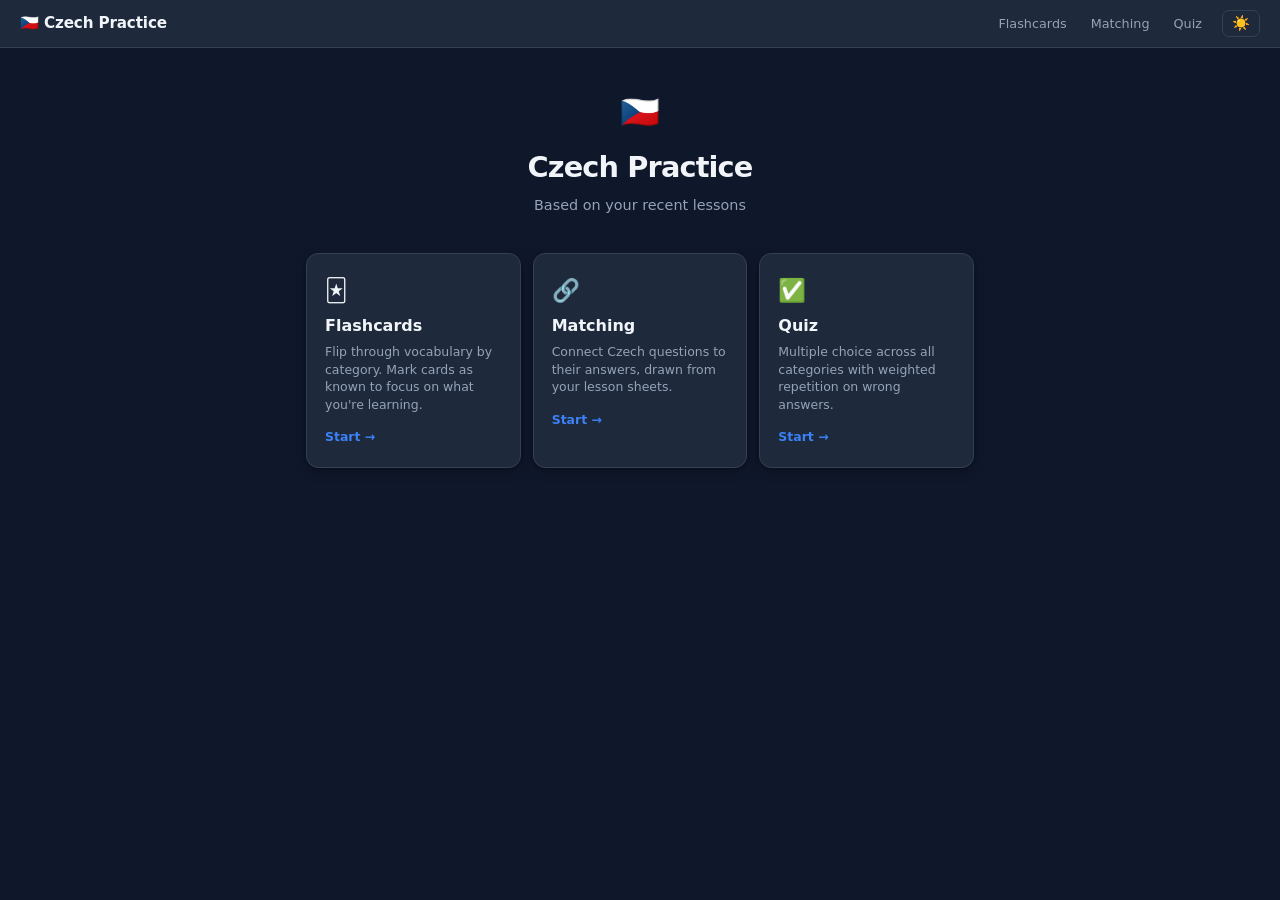
<file: index.html>
<!DOCTYPE html>
<html lang="en" data-theme="dark">
<head>
<meta charset="UTF-8">
<meta name="viewport" content="width=device-width, initial-scale=1.0">
<meta name="theme-color" content="#1e293b">
<link rel="manifest" href="manifest.json">
<link rel="stylesheet" href="style.css">
<title>Czech Practice</title>
<style>
.home-wrap {
  max-width: 700px;
  margin: 0 auto;
  padding: 40px 16px 24px;
}
.home-header {
  text-align: center;
  margin-bottom: 36px;
}
.home-header .flag { font-size: 2rem; margin-bottom: 10px; }
.home-header h1 {
  font-size: 1.8rem;
  font-weight: 800;
  letter-spacing: -0.03em;
  margin-bottom: 6px;
}
.home-header p { color: var(--text-muted); font-size: 0.9rem; }

.activity-grid {
  display: grid;
  grid-template-columns: repeat(auto-fit, minmax(180px, 1fr));
  gap: 12px;
}
.activity-card {
  background: var(--surface);
  border: 1px solid var(--border);
  border-radius: var(--radius);
  padding: 20px 18px;
  text-decoration: none;
  color: var(--text);
  box-shadow: var(--shadow);
  transition: all 0.2s;
  display: flex;
  flex-direction: column;
  gap: 5px;
}
.activity-card:hover {
  transform: translateY(-2px);
  box-shadow: 0 6px 20px rgba(0,0,0,0.15);
  border-color: var(--accent);
}
.activity-card .icon { font-size: 1.4rem; margin-bottom: 2px; }
.activity-card h2 { font-size: 1rem; font-weight: 700; }
.activity-card p { font-size: 0.78rem; color: var(--text-muted); line-height: 1.4; }
.activity-card .arrow { margin-top: 10px; font-size: 0.78rem; color: var(--accent); font-weight: 600; }
</style>
</head>
<body>
<nav>
  <a href="index.html" class="logo">🇨🇿 Czech Practice</a>
  <a href="flashcards.html" class="nav-link">Flashcards</a>
  <a href="matching.html" class="nav-link">Matching</a>
  <a href="quiz.html" class="nav-link">Quiz</a>
  <button class="theme-btn" id="theme-btn" onclick="toggleTheme()">☀️</button>
</nav>

<div class="home-wrap">
  <div class="home-header">
    <div class="flag">🇨🇿</div>
    <h1>Czech Practice</h1>
    <p>Based on your recent lessons</p>
  </div>
  <div class="activity-grid">
    <a href="flashcards.html" class="activity-card">
      <span class="icon">🃏</span>
      <h2>Flashcards</h2>
      <p>Flip through vocabulary by category. Mark cards as known to focus on what you're learning.</p>
      <span class="arrow">Start →</span>
    </a>
    <a href="matching.html" class="activity-card">
      <span class="icon">🔗</span>
      <h2>Matching</h2>
      <p>Connect Czech questions to their answers, drawn from your lesson sheets.</p>
      <span class="arrow">Start →</span>
    </a>
    <a href="quiz.html" class="activity-card">
      <span class="icon">✅</span>
      <h2>Quiz</h2>
      <p>Multiple choice across all categories with weighted repetition on wrong answers.</p>
      <span class="arrow">Start →</span>
    </a>
  </div>
</div>

<script>
(function() {
  const saved = localStorage.getItem('theme') || 'dark';
  document.documentElement.dataset.theme = saved;
  document.getElementById('theme-btn').textContent = saved === 'dark' ? '☀️' : '🌙';
})();
function toggleTheme() {
  const html = document.documentElement;
  const next = html.dataset.theme === 'dark' ? 'light' : 'dark';
  html.dataset.theme = next;
  localStorage.setItem('theme', next);
  document.getElementById('theme-btn').textContent = next === 'dark' ? '☀️' : '🌙';
}
if ('serviceWorker' in navigator) navigator.serviceWorker.register('./sw.js');
</script>
</body>
</html>
</file>
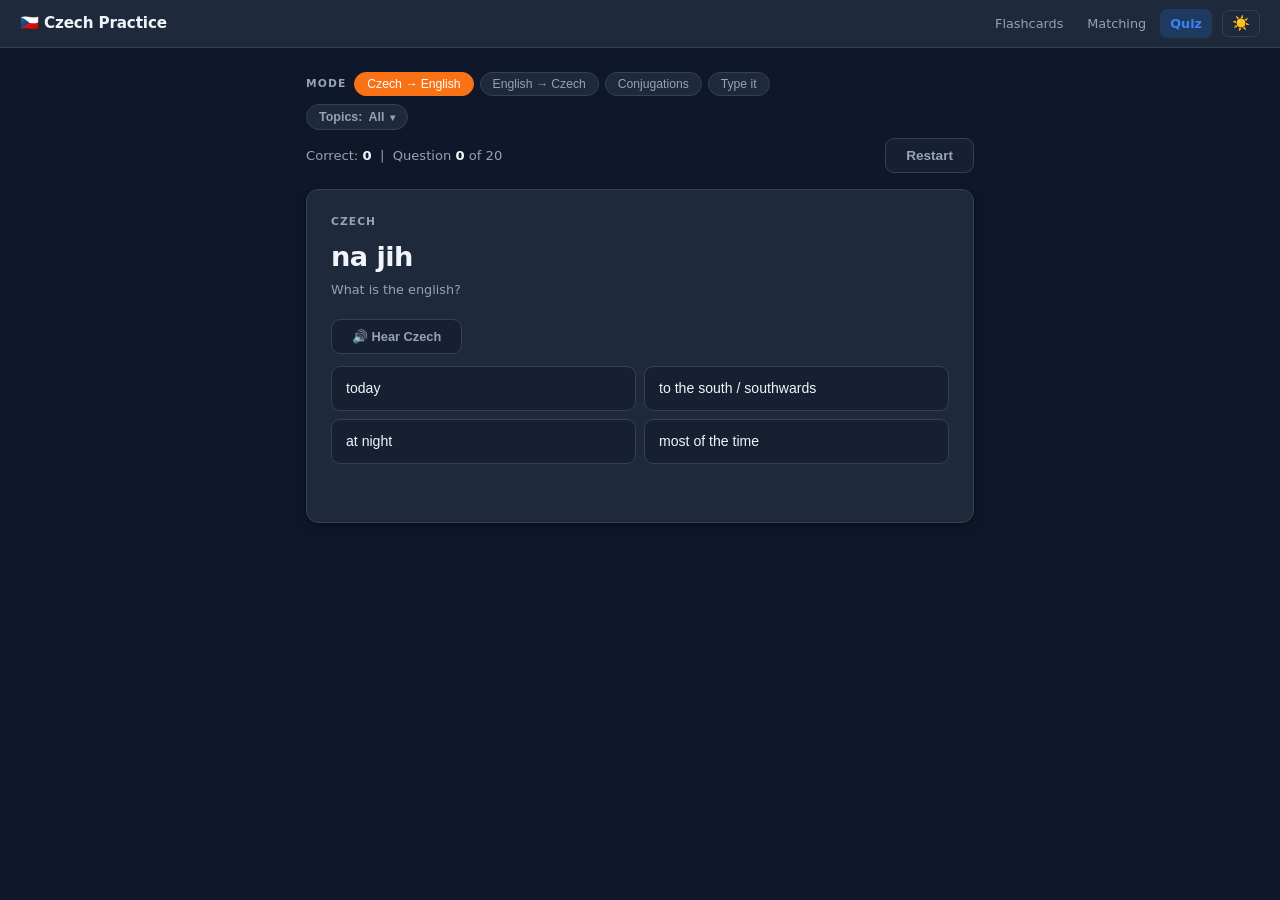
<file: quiz.html>
<!DOCTYPE html>
<html lang="en" data-theme="dark">
<head>
<meta charset="UTF-8">
<meta name="viewport" content="width=device-width, initial-scale=1.0">
<link rel="stylesheet" href="style.css">
<title>Quiz — Czech Practice</title>
<style>
.controls-row {
  display: flex;
  flex-wrap: wrap;
  gap: 6px;
  margin-bottom: 8px;
  align-items: center;
}
.section-label {
  font-size: 0.67rem;
  font-weight: 700;
  letter-spacing: 0.1em;
  text-transform: uppercase;
  color: var(--text-muted);
  margin-right: 2px;
  align-self: center;
}
.mode-chip {
  padding: 4px 12px;
  border-radius: 20px;
  border: 1.5px solid var(--border);
  background: var(--surface);
  font-size: 0.76rem;
  font-weight: 500;
  color: var(--text-muted);
  cursor: pointer;
  transition: all 0.15s;
}
.mode-chip.active { background: var(--warning); border-color: var(--warning); color: white; }
.mode-chip:hover:not(.active) { border-color: var(--warning); color: var(--warning); }

.score-row {
  display: flex;
  justify-content: space-between;
  align-items: center;
  margin-bottom: 16px;
}
.score-display { font-size: 0.82rem; color: var(--text-muted); }
.score-display strong { color: var(--text); }

/* Quiz card */
.quiz-card {
  background: var(--surface);
  border: 1px solid var(--border);
  border-radius: var(--radius);
  padding: 24px;
  box-shadow: var(--shadow);
}
.question-label {
  font-size: 0.67rem;
  font-weight: 700;
  letter-spacing: 0.1em;
  text-transform: uppercase;
  color: var(--text-muted);
  margin-bottom: 10px;
}
.question-text {
  font-size: 1.7rem;
  font-weight: 700;
  color: var(--text);
  margin-bottom: 6px;
  line-height: 1.25;
  letter-spacing: -0.02em;
}
.question-sub { font-size: 0.8rem; color: var(--text-muted); margin-bottom: 20px; }

.options {
  display: grid;
  grid-template-columns: 1fr 1fr;
  gap: 8px;
}
@media (max-width: 480px) { .options { grid-template-columns: 1fr; } }

.opt-btn {
  padding: 12px 14px;
  border-radius: 9px;
  border: 1.5px solid var(--border);
  background: var(--surface2);
  cursor: pointer;
  font-size: 0.88rem;
  color: var(--text);
  text-align: left;
  line-height: 1.35;
  transition: border-color 0.15s, background 0.15s;
}
.opt-btn:hover:not(:disabled) { border-color: var(--warning); background: var(--accent-light); }
.opt-btn.correct { border-color: var(--success); background: var(--success-bg); color: var(--success); }
.opt-btn.wrong   { border-color: var(--danger);  background: var(--danger-bg);  color: var(--danger); }
.opt-btn:disabled { cursor: default; }

.feedback { margin-top: 14px; font-size: 0.88rem; min-height: 20px; }
.feedback.correct { color: var(--success); }
.feedback.wrong   { color: var(--danger); }

.next-btn {
  margin-top: 16px;
  display: none;
}

/* Done screen */
.done-msg { text-align: center; padding: 32px 16px; }
.done-msg h2 { font-size: 1.6rem; font-weight: 800; letter-spacing: -0.03em; margin-bottom: 6px; }
.done-msg p { color: var(--text-muted); margin-bottom: 20px; font-size: 0.9rem; }
.wrong-list { list-style: none; display: flex; flex-direction: column; gap: 8px; margin-bottom: 20px; text-align: left; }
.wrong-item {
  background: var(--danger-bg);
  border: 1px solid var(--border);
  border-radius: 9px;
  padding: 10px 14px;
  display: flex;
  justify-content: space-between;
  align-items: center;
  font-size: 0.85rem;
}
.wrong-item .missed { color: var(--danger); font-size: 0.78rem; }

/* Conjugation mode */
.conj-intro { font-size: 0.85rem; color: var(--text-muted); margin-bottom: 16px; }
.conj-table { width: 100%; border-collapse: collapse; margin-bottom: 20px; }
.conj-table th {
  font-size: 0.67rem; font-weight: 700; letter-spacing: 0.08em; text-transform: uppercase;
  color: var(--text-muted); text-align: left; padding: 8px 12px;
  border-bottom: 1px solid var(--border);
}
.conj-table td { padding: 9px 12px; border-bottom: 1px solid var(--border); font-size: 0.88rem; color: var(--text); }
.conj-table td:first-child { font-weight: 600; color: var(--text-muted); width: 90px; }
.fill-input {
  border: 1.5px solid var(--border);
  border-radius: 8px;
  padding: 7px 11px;
  font-size: 0.88rem;
  width: 100%;
  max-width: 200px;
  outline: none;
  background: var(--bg);
  color: var(--text);
  transition: border-color 0.15s;
}
.fill-input:focus { border-color: var(--accent); }
.fill-input.correct { border-color: var(--success); background: var(--success-bg); }
.fill-input.wrong   { border-color: var(--danger);  background: var(--danger-bg); }
.conj-actions { display: flex; gap: 8px; flex-wrap: wrap; }
</style>
</head>
<body>
<nav>
  <a href="index.html" class="logo">🇨🇿 Czech Practice</a>
  <a href="flashcards.html" class="nav-link">Flashcards</a>
  <a href="matching.html" class="nav-link">Matching</a>
  <a href="quiz.html" class="nav-link active">Quiz</a>
  <button class="theme-btn" id="theme-btn" onclick="toggleTheme()">☀️</button>
</nav>

<div class="page">
  <div class="controls-row" id="controls">
    <span class="section-label">Mode</span>
    <button class="mode-chip active" data-mode="cz-en" onclick="setMode('cz-en', this)">Czech → English</button>
    <button class="mode-chip" data-mode="en-cz" onclick="setMode('en-cz', this)">English → Czech</button>
    <button class="mode-chip" data-mode="conj" onclick="setMode('conj', this)">Conjugations</button>
    <button class="mode-chip" data-mode="type" onclick="setMode('type', this)">Type it</button>
  </div>

  <div class="filter-header" id="cat-filter-header">
    <button class="filter-toggle-btn" id="filter-toggle-btn" onclick="toggleFilters()">
      Topics: <span id="filter-label">All</span> <span class="arrow" id="filter-arrow">▾</span>
    </button>
  </div>
  <div class="chip-row" id="cat-controls" style="display:none"></div>

  <div class="score-row" id="score-row">
    <div class="score-display" id="score-display">Score: <strong>0</strong> / 0</div>
    <button class="btn btn-ghost" onclick="restart()">Restart</button>
  </div>

  <div class="quiz-card" id="card-area"></div>
</div>
<div class="peek-tooltip" id="quiz-peek"></div>

<script src="data.js"></script>
<script>
(function() {
  const saved = localStorage.getItem('theme') || 'dark';
  document.documentElement.dataset.theme = saved;
  document.getElementById('theme-btn').textContent = saved === 'dark' ? '☀️' : '🌙';
})();
function toggleTheme() {
  const html = document.documentElement;
  const next = html.dataset.theme === 'dark' ? 'light' : 'dark';
  html.dataset.theme = next;
  localStorage.setItem('theme', next);
  document.getElementById('theme-btn').textContent = next === 'dark' ? '☀️' : '🌙';
}

const CATEGORIES = ['all','body','health','food','countries','verbs','phrases','time','plurals','past_tense','cases','adjectives','aspect','connectors','negation'];
const LABELS = { all:'All', body:'Body', health:'Health', food:'Food', countries:'Countries', verbs:'Verbs', phrases:'Phrases', time:'Time', plurals:'Plurals', past_tense:'Past Tense', cases:'Cases', adjectives:'Adjectives', aspect:'Aspect', connectors:'Connectors', negation:'Negation' };

let mode = 'cz-en';
let activeCategory = 'all';
let pool = [];
let weights = {};
let currentIndex = -1;
let score = 0;
let sessionCount = 0;
const SESSION_TARGET = 20;
let answered = false;
let activeVerbIndex = 0;
let wrongItems = {};

function loadWeights() {
  try { weights = JSON.parse(localStorage.getItem('quizWeights') || '{}'); } catch(e) { weights = {}; }
}
function saveWeights() { localStorage.setItem('quizWeights', JSON.stringify(weights)); }
function getW(item) { return weights[item.czech] || 3; }
function setW(item, val) { weights[item.czech] = Math.max(1, val); saveWeights(); }

function shuffle(arr) {
  const a = [...arr];
  for (let i = a.length - 1; i > 0; i--) {
    const j = Math.floor(Math.random() * (i + 1));
    [a[i], a[j]] = [a[j], a[i]];
  }
  return a;
}

function buildDeck() {
  pool = VOCAB.filter(v => activeCategory === 'all' || v.category === activeCategory);
  currentIndex = -1; score = 0; sessionCount = 0; answered = false; wrongItems = {};
}

function pickNext() {
  if (pool.length === 1) return 0;
  let total = 0;
  pool.forEach((item, i) => { if (i !== currentIndex) total += getW(item); });
  let r = Math.random() * total;
  for (let i = 0; i < pool.length; i++) {
    if (i === currentIndex) continue;
    r -= getW(pool[i]);
    if (r <= 0) return i;
  }
  return pool.findIndex((_, i) => i !== currentIndex);
}

function getDistractors(correct, field, category) {
  // prefer same-category words so options are plausibly similar
  const sameCat = shuffle(VOCAB.filter(v => v[field] !== correct && v.category === category));
  const chosen = [];
  for (const v of sameCat) {
    if (!chosen.includes(v[field])) { chosen.push(v[field]); if (chosen.length === 3) break; }
  }
  // fall back to active-category pool if same category is too small
  if (chosen.length < 3) {
    const rest = shuffle(VOCAB.filter(v =>
      v[field] !== correct &&
      !chosen.includes(v[field]) &&
      (activeCategory === 'all' || v.category === activeCategory)
    ));
    for (const v of rest) {
      if (!chosen.includes(v[field])) { chosen.push(v[field]); if (chosen.length === 3) break; }
    }
  }
  // last resort: anything
  while (chosen.length < 3) {
    const fallback = VOCAB.find(v => v[field] !== correct && !chosen.includes(v[field]));
    if (fallback) chosen.push(fallback[field]); else break;
  }
  return chosen;
}

function renderQuestion() {
  if (mode === 'type') { renderTypingQuestion(); return; }
  const card = document.getElementById('card-area');
  if (sessionCount >= SESSION_TARGET) { renderDone(); return; }
  currentIndex = pickNext();
  const item = pool[currentIndex];
  answered = false;

  const questionField = mode === 'cz-en' ? 'czech' : 'english';
  const answerField   = mode === 'cz-en' ? 'english' : 'czech';
  const questionLang  = mode === 'cz-en' ? 'Czech' : 'English';
  const answerLang    = mode === 'cz-en' ? 'English' : 'Czech';

  const correct = item[answerField];
  const distractors = getDistractors(correct, answerField, item.category);
  const options = shuffle([correct, ...distractors]);

  const w = getW(pool[currentIndex]);
  const diffDot = w >= 7 ? '<span style="color:var(--danger);font-size:0.72rem;margin-left:8px">needs practice</span>'
                : w <= 1 ? '<span style="color:var(--success);font-size:0.72rem;margin-left:8px">looking good</span>'
                : '';

  card.innerHTML = `
    <div class="question-label">${questionLang}${diffDot}</div>
    <div class="question-text">${item[questionField]}</div>
    <div class="question-sub">What is the ${answerLang.toLowerCase()}?</div>
    <button class="btn btn-ghost" style="margin-bottom:12px;font-size:0.8rem" data-cz="${item.czech.replace(/"/g,'&quot;')}" onclick="playTTS(this.dataset.cz)">🔊 Hear Czech</button>
    <div class="options" id="options">
      ${options.map(opt => `<button class="opt-btn" data-peek="${esc(lookupPeek(opt, answerField))}" onclick="checkAnswer(this, '${esc(opt)}', '${esc(correct)}')">${opt}</button>`).join('')}
    </div>
    <div class="feedback" id="feedback"></div>
    <button class="btn btn-primary next-btn" id="next-btn" onclick="nextQuestion()">Next question →</button>
  `;
  updateScore();
}

function esc(s) { return s.replace(/'/g, "\\'").replace(/"/g, '&quot;'); }

function browserTTS(text) {
  if (!('speechSynthesis' in window)) return;
  const u = new SpeechSynthesisUtterance(text);
  u.lang = 'cs-CZ';
  speechSynthesis.cancel();
  speechSynthesis.speak(u);
}

function playTTS(text) {
  const audio = new Audio('https://translate.google.com/translate_tts?ie=UTF-8&client=tw-ob&tl=cs&q=' + encodeURIComponent(text));
  audio.addEventListener('error', () => browserTTS(text));
  audio.play().catch(() => browserTTS(text));
}

function lookupPeek(optText, answerField) {
  const qField = answerField === 'english' ? 'czech' : 'english';
  const match = VOCAB.find(v => v[answerField] === optText);
  return match ? match[qField] : '';
}

function checkAnswer(btn, chosen, correct) {
  if (answered) return;
  answered = true;
  sessionCount++;
  const fb = document.getElementById('feedback');
  document.querySelectorAll('.opt-btn').forEach(b => {
    b.disabled = true;
    if (b.textContent.trim() === correct) b.classList.add('correct');
  });
  if (chosen === correct) {
    btn.classList.add('correct');
    fb.textContent = 'Correct!';
    fb.className = 'feedback correct';
    score++;
    setW(pool[currentIndex], getW(pool[currentIndex]) - 1);
    updateScore();
    setTimeout(nextQuestion, 1600);
  } else {
    btn.classList.add('wrong');
    fb.textContent = `Not quite — the answer is: ${correct}`;
    fb.className = 'feedback wrong';
    setW(pool[currentIndex], getW(pool[currentIndex]) + 3);
    if (!wrongItems[currentIndex]) wrongItems[currentIndex] = { item: pool[currentIndex], count: 0 };
    wrongItems[currentIndex].count++;
    document.getElementById('next-btn').style.display = 'inline-block';
    updateScore();
  }
}

function nextQuestion() { renderQuestion(); }

function stripDiacritics(s) {
  return s.normalize('NFD').replace(/[̀-ͯ]/g, '').toLowerCase();
}

function renderTypingQuestion() {
  const card = document.getElementById('card-area');
  if (sessionCount >= SESSION_TARGET) { renderDone(); return; }
  currentIndex = pickNext();
  const item = pool[currentIndex];
  answered = false;

  const w = getW(item);
  const diffDot = w >= 7 ? '<span style="color:var(--danger);font-size:0.72rem;margin-left:8px">needs practice</span>'
                : w <= 1 ? '<span style="color:var(--success);font-size:0.72rem;margin-left:8px">looking good</span>'
                : '';

  card.innerHTML = `
    <div class="question-label">English${diffDot}</div>
    <div class="question-text">${item.english}</div>
    <div class="question-sub">Type the Czech:</div>
    <button class="btn btn-ghost" style="margin-bottom:10px;font-size:0.8rem" data-cz="${item.czech.replace(/"/g,'&quot;')}" onclick="playTTS(this.dataset.cz)">🔊 Hear Czech</button>
    <input class="fill-input" id="type-input" placeholder="česky…" autocomplete="off" autocorrect="off" autocapitalize="none" spellcheck="false" style="max-width:100%;margin-bottom:12px" onkeydown="if(event.key==='Enter')checkTyped()">
    <div style="display:flex;gap:8px;margin-bottom:4px">
      <button class="btn btn-primary" onclick="checkTyped()">Check</button>
      <button class="btn btn-ghost" onclick="skipTyped()">Skip</button>
    </div>
    <div class="feedback" id="feedback"></div>
    <button class="btn btn-primary next-btn" id="next-btn" onclick="nextQuestion()">Next →</button>
  `;
  updateScore();
  document.getElementById('type-input').focus();
}

function checkTyped() {
  if (answered) return;
  const input = document.getElementById('type-input');
  const typed = input.value.trim();
  if (!typed) return;
  answered = true;
  sessionCount++;
  const item = pool[currentIndex];
  const correct = item.czech;
  const isExact = typed.toLowerCase() === correct.toLowerCase();
  const isClose = !isExact && stripDiacritics(typed) === stripDiacritics(correct);
  const fb = document.getElementById('feedback');
  input.disabled = true;
  if (isExact || isClose) {
    input.classList.add('correct');
    fb.textContent = isClose ? `Correct! (diacritics: ${correct})` : 'Correct!';
    fb.className = 'feedback correct';
    score++;
    setW(item, getW(item) - 1);
    updateScore();
    setTimeout(nextQuestion, 1800);
  } else {
    input.classList.add('wrong');
    fb.innerHTML = `Not quite — the answer is: <strong>${correct}</strong>`;
    fb.className = 'feedback wrong';
    setW(item, getW(item) + 3);
    if (!wrongItems[currentIndex]) wrongItems[currentIndex] = { item, count: 0 };
    wrongItems[currentIndex].count++;
    document.getElementById('next-btn').style.display = 'inline-block';
    updateScore();
  }
}

function skipTyped() {
  if (answered) return;
  answered = true;
  sessionCount++;
  const item = pool[currentIndex];
  const input = document.getElementById('type-input');
  input.disabled = true;
  input.classList.add('wrong');
  const fb = document.getElementById('feedback');
  fb.innerHTML = `Answer: <strong>${item.czech}</strong>`;
  fb.className = 'feedback wrong';
  setW(item, getW(item) + 3);
  if (!wrongItems[currentIndex]) wrongItems[currentIndex] = { item, count: 0 };
  wrongItems[currentIndex].count++;
  document.getElementById('next-btn').style.display = 'inline-block';
  updateScore();
}

function renderDone() {
  const pct = Math.round((score / SESSION_TARGET) * 100);
  const hardList = Object.values(wrongItems).sort((a, b) => b.count - a.count).slice(0, 8);

  const hardHTML = hardList.length === 0
    ? '<p style="color:var(--success);margin-bottom:16px">No mistakes this round — great work!</p>'
    : '<p style="color:var(--text-muted);margin-bottom:10px;font-size:0.85rem">Keep practising these:</p><ul class="wrong-list">' +
      hardList.map(e => `
        <li class="wrong-item">
          <span><strong>${e.item.czech}</strong> — ${e.item.english}</span>
          <span class="missed">missed ${e.count}×</span>
        </li>`).join('') + '</ul>';

  document.getElementById('card-area').innerHTML = `
    <div class="done-msg">
      <h2>Round complete!</h2>
      <p>You scored <strong>${score} / ${SESSION_TARGET}</strong> &nbsp;(${pct}%)</p>
      <div>${hardHTML}</div>
      <button class="btn btn-primary" onclick="restart()">Another round</button>
    </div>
  `;
}

function renderConjugations() {
  const card = document.getElementById('card-area');
  const conj = CONJUGATIONS[activeVerbIndex];

  const verbBtns = CONJUGATIONS.map((c, i) =>
    `<button class="chip${i === activeVerbIndex ? ' active' : ''}" style="border-radius:8px" onclick="setVerb(${i})">${c.verb}</button>`
  ).join('');

  const rows = conj.forms.map((f, i) => `
    <tr>
      <td>${f.pronoun}</td>
      <td><input class="fill-input" id="fill-${i}" placeholder="type form…" autocomplete="off" autocorrect="off" spellcheck="false" onkeydown="if(event.key==='Enter')checkFills()"></td>
      <td id="hint-${i}" style="color:var(--text-muted);font-size:0.82rem"></td>
    </tr>
  `).join('');

  card.innerHTML = `
    <div class="question-label">Conjugations</div>
    <div class="chip-row" style="margin-bottom:16px">${verbBtns}</div>
    <div class="conj-intro">Fill in all forms of <strong>${conj.verb}</strong> (${conj.english}):</div>
    <table class="conj-table">
      <thead><tr><th>Pronoun</th><th>Your answer</th><th>Hint</th></tr></thead>
      <tbody>${rows}</tbody>
    </table>
    <div class="conj-actions">
      <button class="btn btn-primary" onclick="checkFills()">Check</button>
      <button class="btn btn-ghost" onclick="showAll()">Show answers</button>
    </div>
    <div class="feedback" id="conj-feedback" style="margin-top:12px"></div>
  `;
}

function setVerb(i) { activeVerbIndex = i; renderConjugations(); }

function checkFills() {
  const conj = CONJUGATIONS[activeVerbIndex];
  let correct = 0;
  conj.forms.forEach((f, i) => {
    const input = document.getElementById(`fill-${i}`);
    const val = input.value.trim().toLowerCase();
    input.classList.remove('correct', 'wrong');
    if (val === f.form.toLowerCase()) { input.classList.add('correct'); correct++; }
    else { input.classList.add('wrong'); document.getElementById(`hint-${i}`).textContent = f.form; }
  });
  const fb = document.getElementById('conj-feedback');
  if (correct === conj.forms.length) {
    fb.textContent = 'Perfect! All forms correct.';
    fb.className = 'feedback correct';
  } else {
    fb.textContent = `${correct} of ${conj.forms.length} correct. Wrong answers shown above.`;
    fb.className = 'feedback wrong';
  }
}

function showAll() {
  CONJUGATIONS[activeVerbIndex].forms.forEach((f, i) => {
    const input = document.getElementById(`fill-${i}`);
    input.value = f.form;
    input.classList.add('correct');
    input.classList.remove('wrong');
  });
}

function updateScore() {
  document.getElementById('score-display').innerHTML =
    `Correct: <strong>${score}</strong> &nbsp;|&nbsp; Question <strong>${Math.min(sessionCount, SESSION_TARGET)}</strong> of ${SESSION_TARGET}`;
}

function toggleFilters() {
  const row = document.getElementById('cat-controls');
  const arrow = document.getElementById('filter-arrow');
  const open = row.style.display === 'none';
  row.style.display = open ? 'flex' : 'none';
  arrow.textContent = open ? '▴' : '▾';
}

function setMode(m, btn) {
  mode = m;
  document.querySelectorAll('.mode-chip').forEach(b => b.classList.remove('active'));
  btn.classList.add('active');
  const catControls = document.getElementById('cat-controls');
  const filterHeader = document.getElementById('cat-filter-header');
  const scoreRow = document.getElementById('score-row');
  if (m === 'conj') {
    filterHeader.style.display = 'none';
    catControls.style.display = 'none';
    scoreRow.style.display = 'none';
    renderConjugations();
  } else {
    filterHeader.style.display = 'flex';
    scoreRow.style.display = 'flex';
    buildDeck(); renderQuestion();
  }
}

function restart() {
  if (mode === 'conj') { renderConjugations(); return; }
  buildDeck(); renderQuestion();
}

function buildCatControls() {
  const div = document.getElementById('cat-controls');
  CATEGORIES.forEach(cat => {
    const b = document.createElement('button');
    b.className = 'chip' + (cat === 'all' ? ' active' : '');
    b.textContent = LABELS[cat];
    b.onclick = () => {
      activeCategory = cat;
      document.querySelectorAll('#cat-controls .chip').forEach(x => x.classList.remove('active'));
      b.classList.add('active');
      document.getElementById('filter-label').textContent = LABELS[cat];
      buildDeck(); renderQuestion();
    };
    div.appendChild(b);
  });
}

// ── Hold-to-peek on option buttons ──
(function initQuizPeek() {
  const cardArea = document.getElementById('card-area');
  let peekTimer = null;
  let ptrMoved = false;
  let ptrStartX = 0, ptrStartY = 0;

  function showPeek(text, x, y) {
    if (!text) return;
    const t = document.getElementById('quiz-peek');
    t.textContent = text;
    t.style.left = x + 'px';
    t.style.top = Math.max(10, y - 80) + 'px';
    t.style.transform = 'translate(-50%, -100%)';
    t.classList.add('visible');
  }
  function hidePeek() {
    document.getElementById('quiz-peek').classList.remove('visible');
  }

  cardArea.addEventListener('pointerdown', e => {
    const btn = e.target.closest('.opt-btn[data-peek]');
    if (!btn) return;
    ptrMoved = false;
    ptrStartX = e.clientX;
    ptrStartY = e.clientY;
    peekTimer = setTimeout(() => {
      if (!ptrMoved) showPeek(btn.dataset.peek, ptrStartX, ptrStartY);
    }, 400);
  }, true);

  cardArea.addEventListener('pointermove', e => {
    if (Math.hypot(e.clientX - ptrStartX, e.clientY - ptrStartY) > 8) {
      ptrMoved = true;
      clearTimeout(peekTimer);
    }
  }, true);

  cardArea.addEventListener('pointerup', () => { clearTimeout(peekTimer); hidePeek(); }, true);
  cardArea.addEventListener('pointercancel', () => { clearTimeout(peekTimer); hidePeek(); }, true);
})();

loadWeights();
buildCatControls();
buildDeck();
renderQuestion();
</script>
</body>
</html>
</file>
<file: style.css>
/* ── Theme variables ── */
:root {
  --bg: #f8fafc;
  --surface: #ffffff;
  --surface2: #f1f5f9;
  --border: #e2e8f0;
  --text: #0f172a;
  --text-muted: #64748b;
  --accent: #2563eb;
  --accent-light: #eff6ff;
  --success: #16a34a;
  --success-bg: #f0fdf4;
  --warning: #ea580c;
  --danger: #dc2626;
  --danger-bg: #fef2f2;
  --radius: 12px;
  --shadow: 0 1px 3px rgba(0,0,0,0.07), 0 4px 12px rgba(0,0,0,0.05);
}
[data-theme="dark"] {
  --bg: #0f172a;
  --surface: #1e293b;
  --surface2: #162032;
  --border: #334155;
  --text: #f1f5f9;
  --text-muted: #94a3b8;
  --accent: #3b82f6;
  --accent-light: #1e3a5f;
  --success: #22c55e;
  --success-bg: #052e16;
  --warning: #f97316;
  --danger: #f87171;
  --danger-bg: #2d0a0a;
  --shadow: 0 1px 3px rgba(0,0,0,0.3), 0 4px 12px rgba(0,0,0,0.2);
}

/* ── Reset ── */
*, *::before, *::after { box-sizing: border-box; margin: 0; padding: 0; }

body {
  font-family: -apple-system, BlinkMacSystemFont, 'Segoe UI', system-ui, sans-serif;
  background: var(--bg);
  color: var(--text);
  line-height: 1.5;
  min-height: 100vh;
  transition: background 0.2s, color 0.2s;
}

/* ── Nav ── */
nav {
  background: var(--surface);
  border-bottom: 1px solid var(--border);
  padding: 0 20px;
  display: flex;
  align-items: center;
  gap: 4px;
  height: 48px;
  position: sticky;
  top: 0;
  z-index: 100;
}
nav .logo {
  font-size: 0.95rem;
  font-weight: 700;
  color: var(--text);
  text-decoration: none;
  margin-right: auto;
  letter-spacing: -0.01em;
}
nav a.nav-link {
  color: var(--text-muted);
  text-decoration: none;
  font-size: 0.8rem;
  font-weight: 500;
  padding: 5px 10px;
  border-radius: 7px;
  transition: all 0.15s;
  white-space: nowrap;
}
nav a.nav-link:hover { background: var(--accent-light); color: var(--accent); }
nav a.nav-link.active { background: var(--accent-light); color: var(--accent); font-weight: 600; }
.theme-btn {
  margin-left: 6px;
  padding: 5px 9px;
  border-radius: 7px;
  border: 1.5px solid var(--border);
  background: transparent;
  color: var(--text-muted);
  font-size: 0.9rem;
  cursor: pointer;
  transition: all 0.15s;
  line-height: 1;
}
.theme-btn:hover { border-color: var(--accent); color: var(--accent); }

/* ── Page wrapper ── */
.page { max-width: 700px; margin: 0 auto; padding: 24px 16px; }

/* ── Page header ── */
.page-header {
  display: flex;
  align-items: center;
  gap: 12px;
  margin-bottom: 20px;
}
.page-header h1 { font-size: 1.25rem; font-weight: 700; letter-spacing: -0.02em; }

/* ── Chip filters ── */
.chip-row {
  display: flex;
  flex-wrap: wrap;
  gap: 6px;
  margin-bottom: 16px;
}
.chip {
  padding: 4px 12px;
  border-radius: 20px;
  border: 1.5px solid var(--border);
  background: var(--surface);
  font-size: 0.76rem;
  font-weight: 500;
  color: var(--text-muted);
  cursor: pointer;
  transition: all 0.15s;
}
.chip.active { background: var(--accent); border-color: var(--accent); color: white; }
.chip:hover:not(.active) { border-color: var(--accent); color: var(--accent); }
.chip.active-green { background: var(--success); border-color: var(--success); color: white; }
.chip:hover:not(.active):not(.active-green) { border-color: var(--accent); color: var(--accent); }

/* ── Progress bar ── */
.progress-row {
  display: flex;
  justify-content: space-between;
  font-size: 0.75rem;
  color: var(--text-muted);
  margin-bottom: 6px;
}
.progress-track {
  height: 3px;
  background: var(--border);
  border-radius: 2px;
  margin-bottom: 16px;
}
.progress-fill {
  height: 100%;
  background: var(--accent);
  border-radius: 2px;
  transition: width 0.3s;
}

/* ── Generic buttons ── */
.btn {
  padding: 9px 20px;
  border-radius: 9px;
  border: 1.5px solid var(--border);
  background: var(--surface);
  font-size: 0.85rem;
  font-weight: 600;
  color: var(--text);
  cursor: pointer;
  transition: all 0.15s;
}
.btn:hover:not(:disabled) { border-color: var(--accent); color: var(--accent); }
.btn:disabled { opacity: 0.4; cursor: default; }
.btn-primary { background: var(--accent); border-color: var(--accent); color: white; }
.btn-primary:hover:not(:disabled) { opacity: 0.88; color: white; }
.btn-success { background: var(--success); border-color: var(--success); color: white; }
.btn-success:hover:not(:disabled) { opacity: 0.88; color: white; }
.btn-warning { background: var(--warning); border-color: var(--warning); color: white; }
.btn-warning:hover:not(:disabled) { opacity: 0.88; color: white; }
.btn-ghost {
  background: var(--surface2);
  border-color: var(--border);
  color: var(--text-muted);
}
.btn-ghost:hover { background: var(--border); color: var(--text); }

/* ── Category tag ── */
.cat-tag {
  font-size: 0.67rem;
  font-weight: 600;
  padding: 2px 8px;
  border-radius: 10px;
  background: var(--accent-light);
  color: var(--accent);
  text-transform: capitalize;
}

/* ── Hold-to-peek tooltip ── */
.peek-tooltip {
  position: fixed;
  left: 50%;
  top: 50%;
  transform: translate(-50%, -50%) scale(0.85);
  background: var(--text);
  color: var(--bg);
  padding: 10px 20px;
  border-radius: 10px;
  font-size: 1.15rem;
  font-weight: 700;
  pointer-events: none;
  z-index: 10;
  white-space: nowrap;
  box-shadow: 0 6px 24px rgba(0,0,0,0.35);
  opacity: 0;
  transition: opacity 0.15s, transform 0.15s;
}
.peek-tooltip.visible {
  opacity: 1;
  transform: translate(-50%, -50%) scale(1);
}

/* ── Collapsible filter toggle ── */
.filter-header {
  display: flex;
  align-items: center;
  gap: 8px;
  margin-bottom: 8px;
}
.filter-toggle-btn {
  display: flex;
  align-items: center;
  gap: 6px;
  padding: 5px 12px;
  border-radius: 20px;
  border: 1.5px solid var(--border);
  background: var(--surface);
  font-size: 0.78rem;
  font-weight: 600;
  color: var(--text-muted);
  cursor: pointer;
  transition: all 0.15s;
}
.filter-toggle-btn:hover { border-color: var(--accent); color: var(--accent); }
.filter-toggle-btn .arrow { font-size: 0.65rem; }

/* ── Utility ── */
.label-sm {
  font-size: 0.67rem;
  font-weight: 700;
  letter-spacing: 0.1em;
  text-transform: uppercase;
  color: var(--text-muted);
}
</file>
